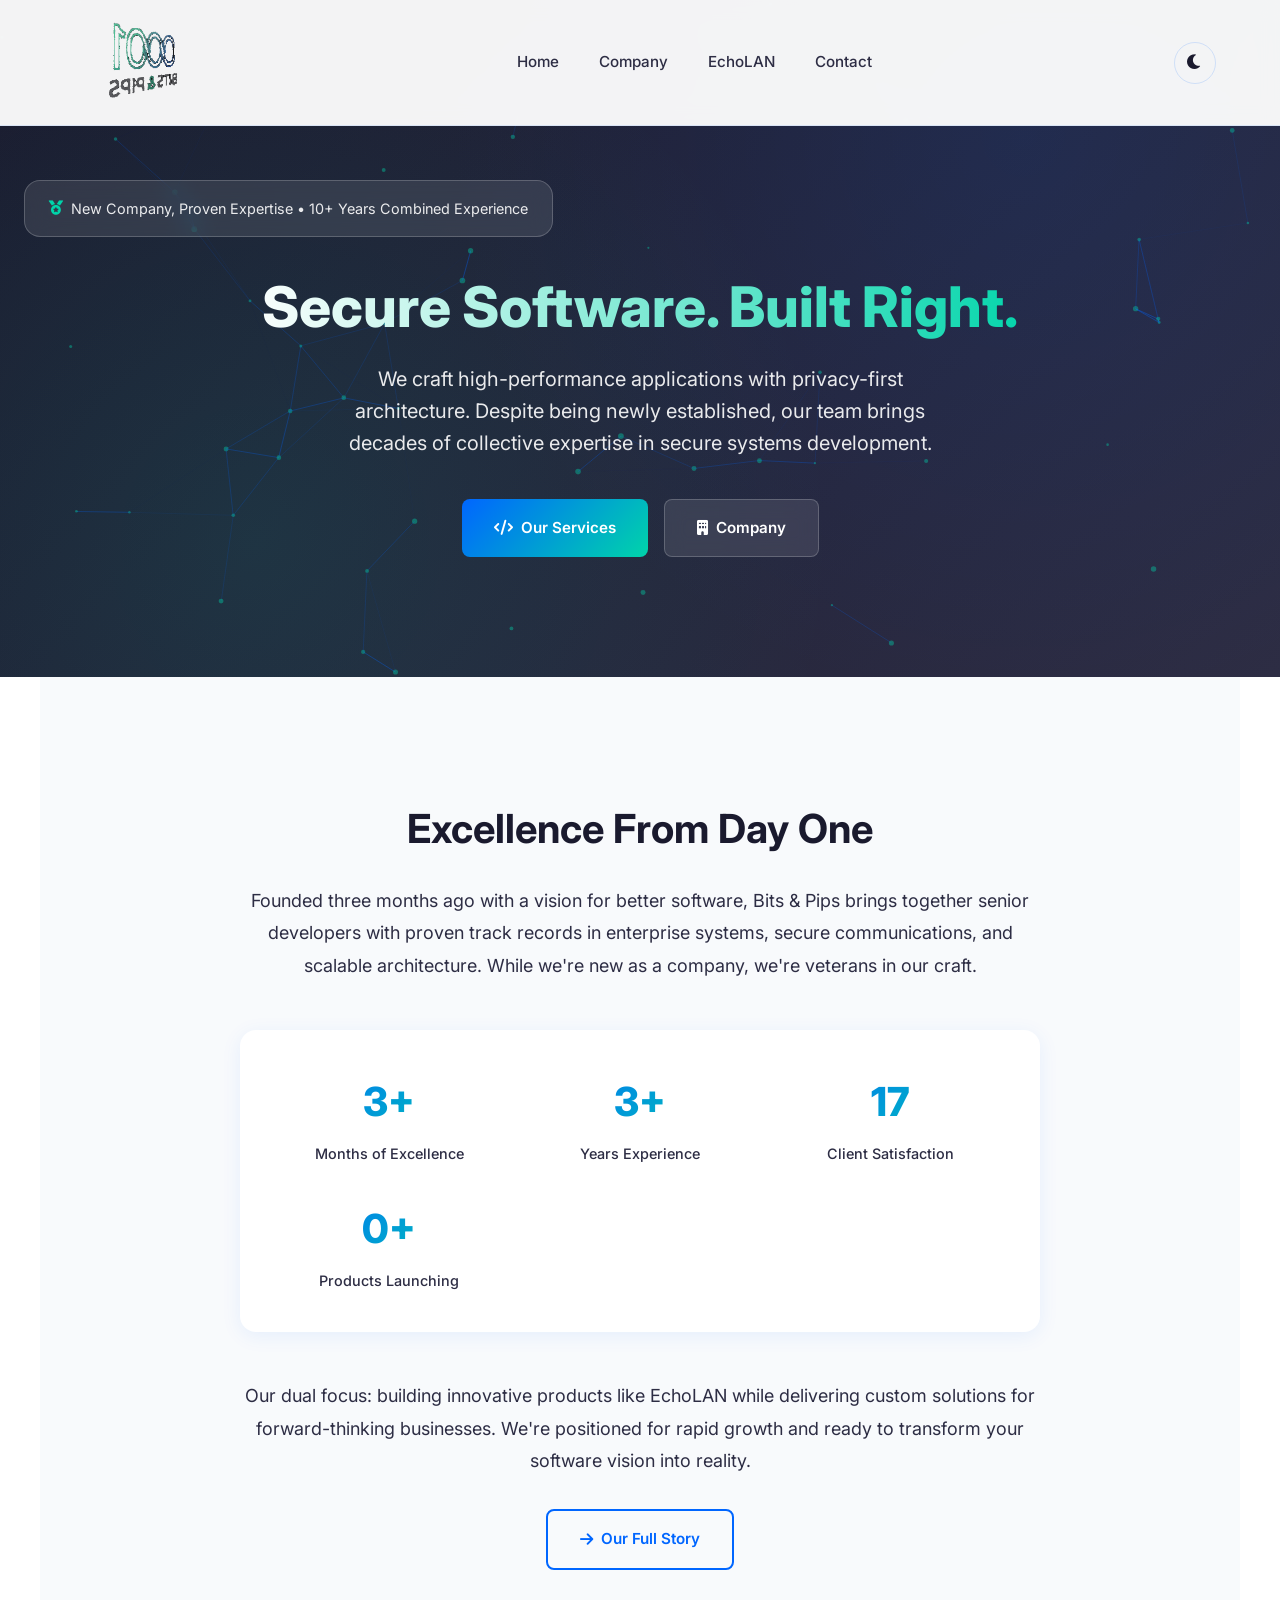
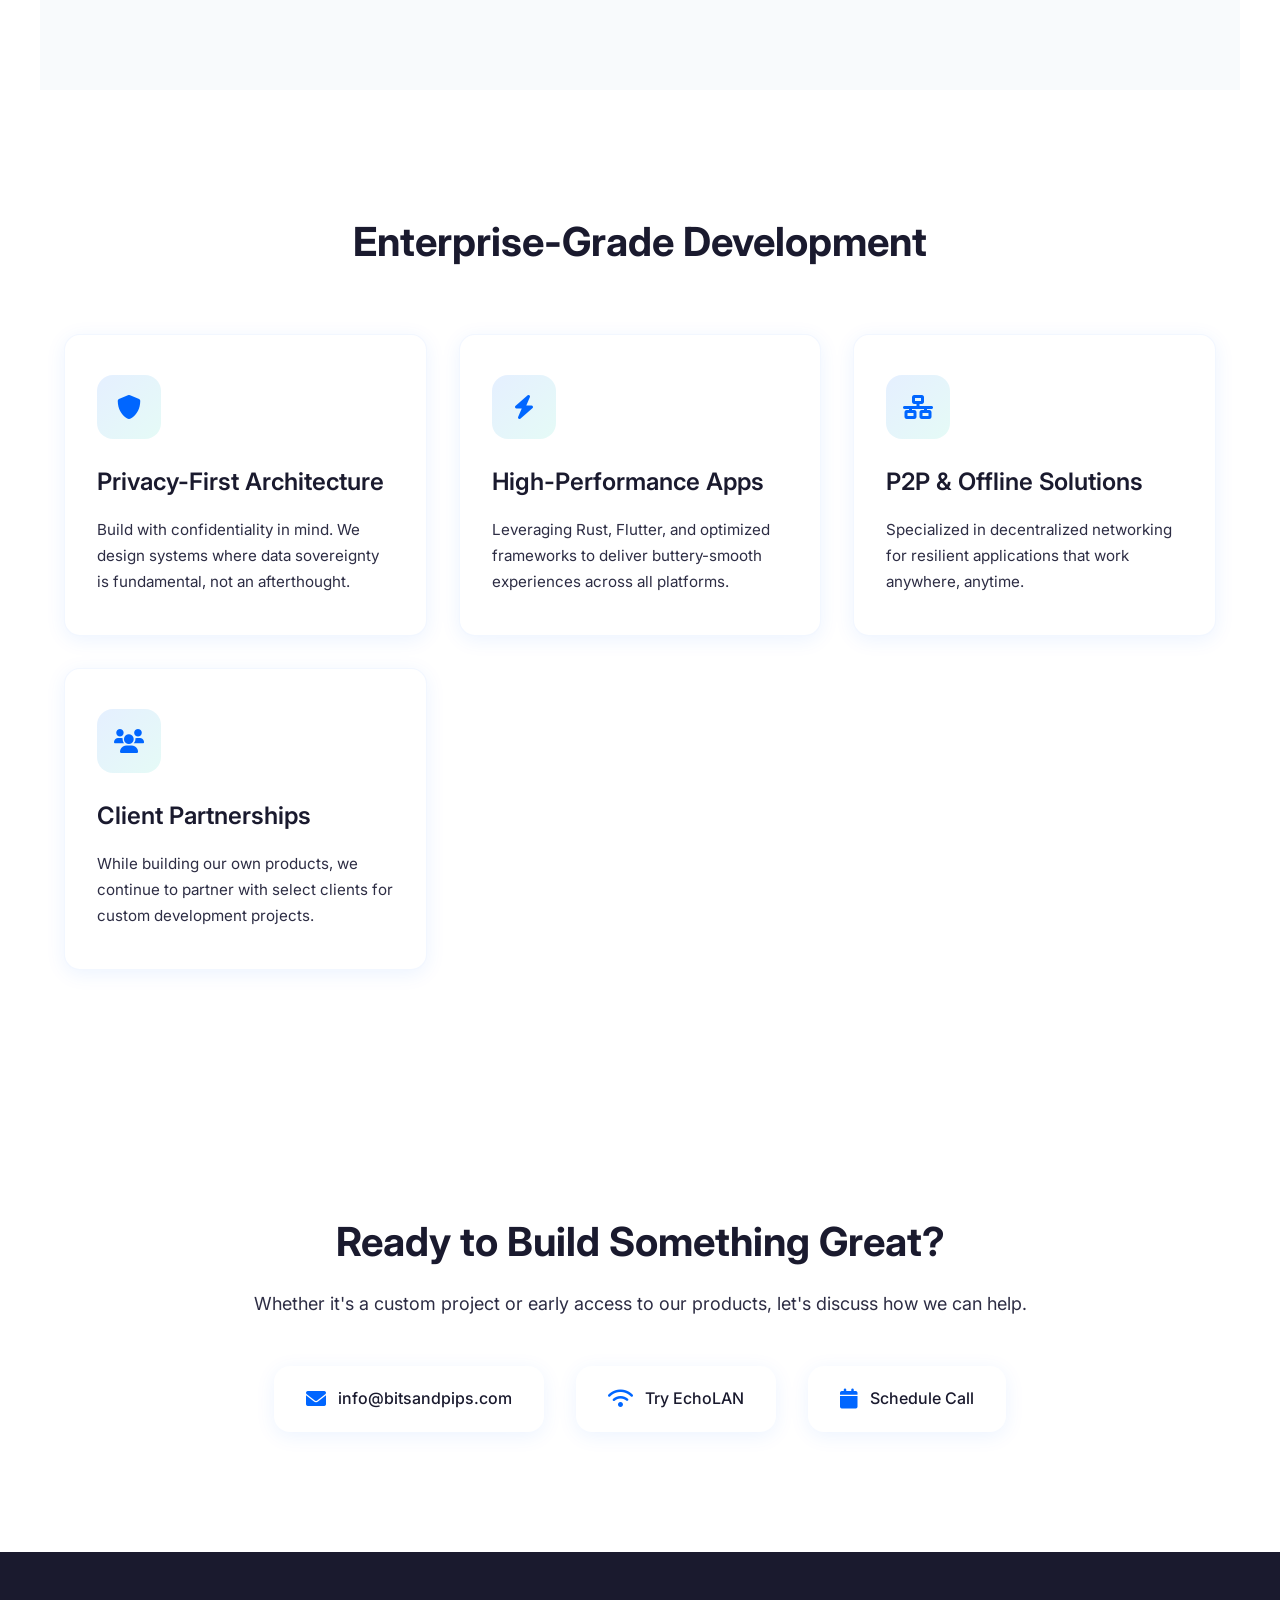
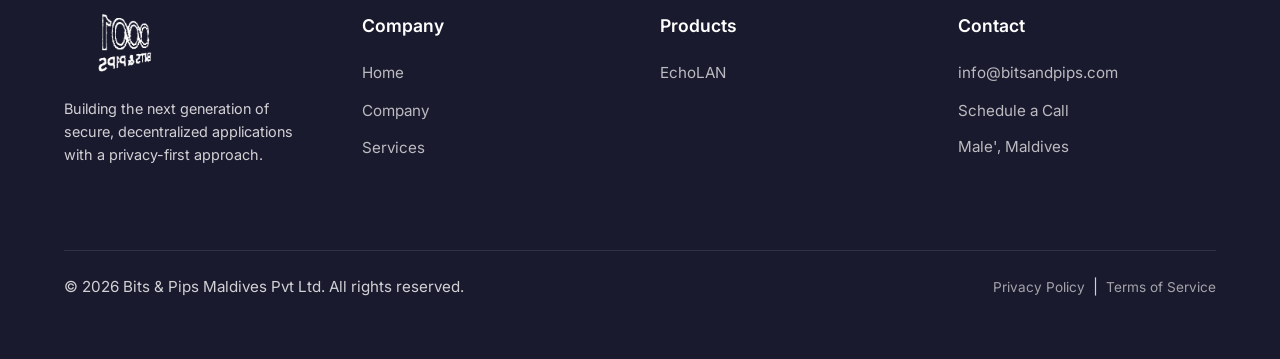
<file: index.html>
<!DOCTYPE html>
<html lang="en">
  <head>
    <meta charset="UTF-8" />
    <script>
      (function () {
        try {
          if (localStorage.getItem("theme") === "dark") {
            document.documentElement.classList.add("dark");
          }
        } catch (e) {}
      })();
    </script>
    <meta name="viewport" content="width=device-width, initial-scale=1.0" />
    <title>Bits & Pips - Secure Software Development</title>
    <link rel="canonical" href="https://www.bitsandpips.com/" />
    <meta
      name="description"
      content="Professional software development company building secure, high-performance applications with privacy-first approach."
    />
    <link rel="stylesheet" href="style.css" />
    <link
      rel="stylesheet"
      href="https://cdnjs.cloudflare.com/ajax/libs/font-awesome/6.0.0/css/all.min.css"
    />
    <link
      href="https://fonts.googleapis.com/css2?family=Inter:wght@300;400;500;600;700;800&display=swap"
      rel="stylesheet"
    />
    <link
      rel="icon"
      href="data:image/svg+xml,<svg xmlns=%22http://www.w3.org/2000/svg%22 viewBox=%220 0 100 100%22><text y=%22.9em%22 font-size=%2290%22>01</text></svg>"
    />
  </head>
  <body>
    <header class="header">
      <nav class="navbar">
        <a href="/" class="logo">
          <img src="ezgif.com-effects.gif" alt="Bits & Pips" />
        </a>
        <div class="nav-links">
          <a href="/index.html">Home</a>
          <a href="/company.html">Company</a>
          <a href="/echolan.html">EchoLAN</a>
          <a href="/contact.html">Contact</a>
        </div>
        <div class="nav-actions">
          <button class="theme-toggle" id="theme-toggle" aria-label="Toggle dark mode">
            <i class="fas fa-moon"></i>
            <i class="fas fa-sun"></i>
          </button>
          <div class="hamburger">
            <span></span>
            <span></span>
            <span></span>
          </div>
        </div>
      </nav>
    </header>

    <section class="hero">
      <div class="experience-badge">
        <div class="badge-text">
          <i class="fas fa-medal"></i>
          <span
            >New Company, Proven Expertise • 10+ Years Combined Experience</span
          >
        </div>
      </div>
      <div class="hero-content">
        <h1>Secure Software. Built Right.</h1>
        <p>
          We craft high-performance applications with privacy-first
          architecture. Despite being newly established, our team brings decades
          of collective expertise in secure systems development.
        </p>
        <div class="hero-buttons">
          <a href="#services" class="btn btn-primary">
            <i class="fas fa-code"></i> Our Services
          </a>
          <a href="/company.html" class="btn btn-secondary">
            <i class="fas fa-building"></i> Company
          </a>
        </div>
      </div>
    </section>

    <section class="about-teaser container">
      <div class="about-teaser-content">
        <h2>Excellence From Day One</h2>
        <p>
          Founded three months ago with a vision for better software, Bits &
          Pips brings together senior developers with proven track records in
          enterprise systems, secure communications, and scalable architecture.
          While we're new as a company, we're veterans in our craft.
        </p>

        <div class="stats-grid">
          <div class="stat-item">
            <div class="stat-number">5+</div>
            <div class="stat-label">Months of Excellence</div>
          </div>
          <div class="stat-item">
            <div class="stat-number">5+</div>
            <div class="stat-label">Years Experience</div>
          </div>
          <div class="stat-item">
            <div class="stat-number">25%</div>
            <div class="stat-label">Client Satisfaction</div>
          </div>
          <div class="stat-item">
            <div class="stat-number">1+</div>
            <div class="stat-label">Products Launching</div>
          </div>
        </div>

        <p>
          Our dual focus: building innovative products like EchoLAN while
          delivering custom solutions for forward-thinking businesses. We're
          positioned for rapid growth and ready to transform your software
          vision into reality.
        </p>
        <a href="/company.html" class="btn btn-outline">
          <i class="fas fa-arrow-right"></i> Our Full Story
        </a>
      </div>
    </section>

    <section class="services container" id="services">
      <h2>Enterprise-Grade Development</h2>
      <div class="grid">
        <div class="card">
          <div class="card-icon-wrapper">
            <i class="fas fa-shield-alt card-icon"></i>
          </div>
          <h3>Privacy-First Architecture</h3>
          <p>
            Build with confidentiality in mind. We design systems where data
            sovereignty is fundamental, not an afterthought.
          </p>
        </div>
        <div class="card">
          <div class="card-icon-wrapper">
            <i class="fas fa-bolt card-icon"></i>
          </div>
          <h3>High-Performance Apps</h3>
          <p>
            Leveraging Rust, Flutter, and optimized frameworks to deliver
            buttery-smooth experiences across all platforms.
          </p>
        </div>
        <div class="card">
          <div class="card-icon-wrapper">
            <i class="fas fa-network-wired card-icon"></i>
          </div>
          <h3>P2P & Offline Solutions</h3>
          <p>
            Specialized in decentralized networking for resilient applications
            that work anywhere, anytime.
          </p>
        </div>
        <div class="card">
          <div class="card-icon-wrapper">
            <i class="fas fa-users card-icon"></i>
          </div>
          <h3>Client Partnerships</h3>
          <p>
            While building our own products, we continue to partner with select
            clients for custom development projects.
          </p>
        </div>
      </div>
    </section>

    <!-- <section class="testimonials">
        <div class="container">
            <h2 style="text-align: center; margin-bottom: 24px; font-size: 2.5rem; color: var(--neutral-dark);">What Our Early Clients Say</h2>
            <div class="testimonial-grid">
                <div class="testimonial reveal-hidden">
                    <div class="testimonial-text">
                        "Despite being a new company, their professionalism rivals established firms. The secure chat system they delivered exceeded all expectations."
                    </div>
                    <div class="testimonial-author">
                        <div class="author-avatar">TC</div>
                        <div class="author-info">
                            <h4>Thomas Chen</h4>
                            <p>CTO, SecureCorp</p>
                        </div>
                    </div>
                </div>
                <div class="testimonial reveal-hidden">
                    <div class="testimonial-text">
                        "Working with Bits & Pips felt like partnering with veterans. Their architecture decisions and code quality are exceptional."
                    </div>
                    <div class="testimonial-author">
                        <div class="author-avatar">MJ</div>
                        <div class="author-info">
                            <h4>Maria Johnson</h4>
                            <p>Product Lead, InnovateTech</p>
                        </div>
                    </div>
                </div>
            </div>
        </div>
    </section> -->

    <section class="container" id="contact">
      <h2>Ready to Build Something Great?</h2>
      <p>
        Whether it's a custom project or early access to our products, let's
        discuss how we can help.
      </p>
      <div class="contact-info">
        <a href="mailto:info@bitsandpips.com" class="contact-link">
          <i class="fas fa-envelope"></i> info@bitsandpips.com
        </a>
        <a href="/echolan.html" class="contact-link">
          <i class="fas fa-wifi"></i> Try EchoLAN
        </a>
        <a href="https://calendly.com/bitsandpips/intro" class="contact-link">
          <i class="fas fa-calendar"></i> Schedule Call
        </a>
      </div>
    </section>

    <footer class="footer">
      <div class="container">
        <div class="footer-grid">
          <div class="footer-col">
            <a href="/" class="logo" style="margin-bottom: 20px; filter: brightness(0) invert(1);">
              <img src="ezgif.com-effects.gif" alt="Bits & Pips" style="height: 65px;" />
            </a>
            <p style="text-align: left; font-size: 0.9rem; margin-bottom: 20px; max-width: 250px;">Building the next generation of secure, decentralized applications with a privacy-first approach.</p>
          </div>
          
          <div class="footer-col">
            <h4>Company</h4>
            <ul>
              <li><a href="/index.html">Home</a></li>
              <li><a href="/company.html">Company</a></li>
              <li><a href="#services">Services</a></li>
            </ul>
          </div>
          
          <div class="footer-col">
            <h4>Products</h4>
            <ul>
              <li><a href="/echolan.html">EchoLAN</a></li>
            </ul>
          </div>
          
          <div class="footer-col">
            <h4>Contact</h4>
            <ul>
              <li><a href="mailto:info@bitsandpips.com">info@bitsandpips.com</a></li>
              <li><a href="https://calendly.com/bitsandpips/intro" target="_blank">Schedule a Call</a></li>
              <li style="color: rgba(255, 255, 255, 0.7); font-size: 0.95rem; margin-top: 12px;">Male', Maldives</li>
            </ul>
          </div>
        </div>
        
        <div class="footer-bottom">
          <p>&copy; 2025 Bits & Pips Maldives Pvt Ltd. All rights reserved.</p>
          <p style="text-align: right;">
            <a href="/privacy.html" style="font-size: 0.85rem; color: rgba(255, 255, 255, 0.6);">Privacy Policy</a> &nbsp;|&nbsp;
            <a href="/terms.html" style="font-size: 0.85rem; color: rgba(255, 255, 255, 0.6);">Terms of Service</a>
          </p>
        </div>
      </div>
    </footer>

    <script src="script.js"></script>
  </body>
</html>
</file>
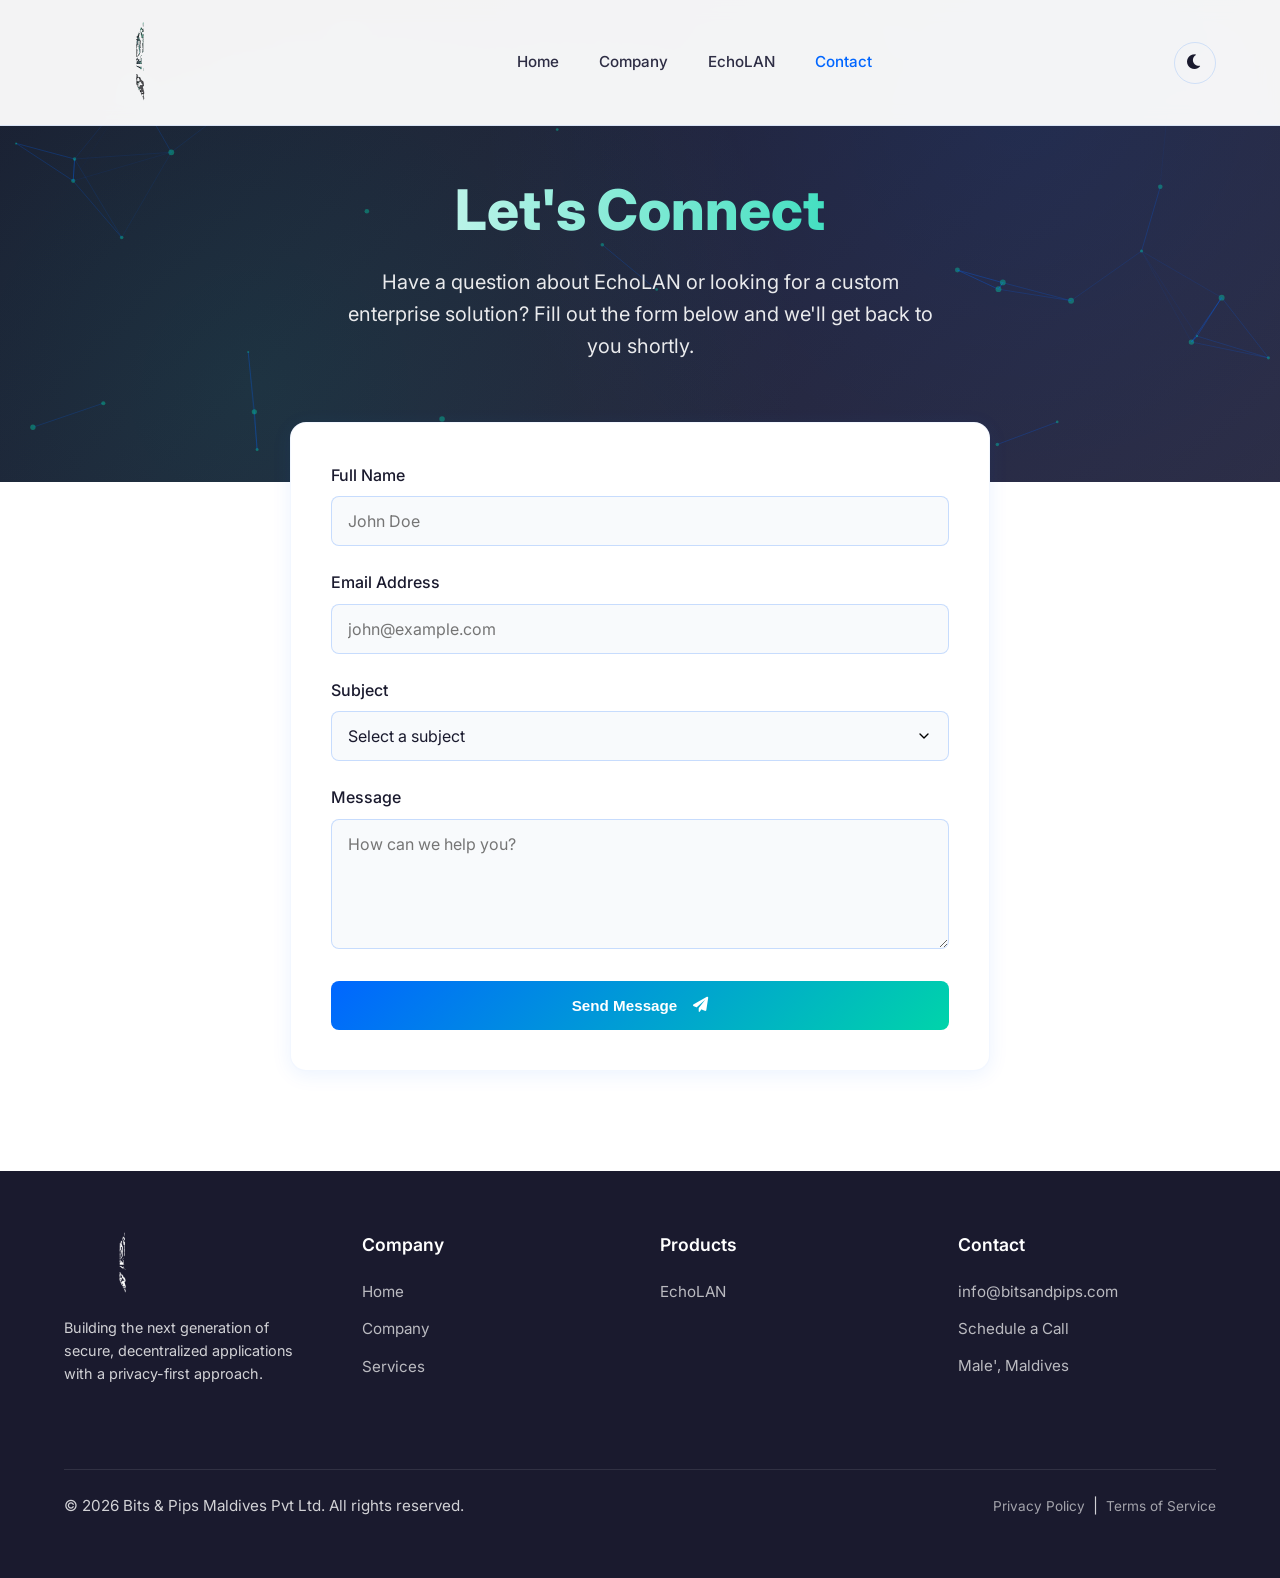
<file: contact.html>
<!DOCTYPE html>
<html lang="en">
  <head>
    <meta charset="UTF-8" />
    <script>
      (function () {
        try {
          if (localStorage.getItem("theme") === "dark") {
            document.documentElement.classList.add("dark");
          }
        } catch (e) {}
      })();
    </script>
    <meta name="viewport" content="width=device-width, initial-scale=1.0" />
    <title>Contact Us - Bits & Pips</title>
    <link rel="canonical" href="https://www.bitsandpips.com/contact.html" />
    <meta
      name="description"
      content="Get in touch with Bits & Pips. We're here to help you with secure software development and peer-to-peer solutions."
    />
    <link rel="stylesheet" href="style.css" />
    <link
      rel="stylesheet"
      href="https://cdnjs.cloudflare.com/ajax/libs/font-awesome/6.0.0/css/all.min.css"
    />
    <link
      href="https://fonts.googleapis.com/css2?family=Inter:wght@300;400;500;600;700;800&display=swap"
      rel="stylesheet"
    />
  </head>
  <body>
    <header class="header">
      <nav class="navbar">
        <a href="/" class="logo">
          <img src="ezgif.com-effects.gif" alt="Bits & Pips" />
        </a>
        <div class="nav-links">
          <a href="/index.html">Home</a>
          <a href="/company.html">Company</a>
          <a href="/echolan.html">EchoLAN</a>
          <a href="/contact.html" style="color: #0066ff">Contact</a>
        </div>
        <div class="nav-actions">
          <button class="theme-toggle" id="theme-toggle" aria-label="Toggle dark mode">
            <i class="fas fa-moon"></i>
            <i class="fas fa-sun"></i>
          </button>
          <div class="hamburger">
            <span></span>
            <span></span>
            <span></span>
          </div>
        </div>
      </nav>
    </header>

    <section class="hero" style="padding-bottom: 80px">
      <div class="hero-content">
        <h1>Let's Connect</h1>
        <p>
          Have a question about EchoLAN or looking for a custom enterprise solution? Fill out the form below and we'll get back to you shortly.
        </p>
      </div>
    </section>

    <section class="container" style="margin-top: -60px; position: relative; z-index: 10; padding-bottom: 100px;">
      <div class="card" style="max-width: 700px; margin: 0 auto; padding: 40px;">
        
        <div id="form-success" style="display: none; text-align: center; padding: 40px 20px;">
          <i class="fas fa-check-circle" style="font-size: 4rem; color: var(--accent-teal); margin-bottom: 20px;"></i>
          <h3 style="font-size: 1.5rem; margin-bottom: 10px;">Message Sent Successfully!</h3>
          <p style="color: var(--neutral-gray);">Thank you for reaching out. We will get back to you as soon as possible.</p>
          <button onclick="resetForm()" class="btn btn-outline" style="margin-top: 24px;">Send Another Message</button>
        </div>

        <form id="contact-form" class="contact-form">
          <div class="form-group">
            <label for="name">Full Name</label>
            <input type="text" id="name" name="name" required placeholder="John Doe">
          </div>
          
          <div class="form-group">
            <label for="email">Email Address</label>
            <input type="email" id="email" name="email" required placeholder="john@example.com">
          </div>

          <div class="form-group">
            <label for="subject">Subject</label>
            <select id="subject" name="subject" required>
              <option value="" disabled selected>Select a subject</option>
              <option value="EchoLAN Support">EchoLAN Support</option>
              <option value="Custom Development">Custom Enterprise Development</option>
              <option value="Partnership">Partnership Inquiry</option>
              <option value="Other">Other</option>
            </select>
          </div>
          
          <div class="form-group">
            <label for="message">Message</label>
            <textarea id="message" name="message" rows="5" required placeholder="How can we help you?"></textarea>
          </div>
          
          <button type="submit" class="btn btn-primary" id="submit-btn" style="width: 100%; justify-content: center;">
            <span>Send Message</span>
            <i class="fas fa-paper-plane" style="margin-left: 8px;"></i>
          </button>
        </form>
      </div>
    </section>

    <footer class="footer">
      <div class="container">
        <div class="footer-grid">
          <div class="footer-col">
            <a href="/" class="logo" style="margin-bottom: 20px; filter: brightness(0) invert(1);">
              <img src="ezgif.com-effects.gif" alt="Bits & Pips" style="height: 65px;" />
            </a>
            <p style="text-align: left; font-size: 0.9rem; margin-bottom: 20px; max-width: 250px;">Building the next generation of secure, decentralized applications with a privacy-first approach.</p>
          </div>
          
          <div class="footer-col">
            <h4>Company</h4>
            <ul>
              <li><a href="/index.html">Home</a></li>
              <li><a href="/company.html">Company</a></li>
              <li><a href="/index.html#services">Services</a></li>
            </ul>
          </div>
          
          <div class="footer-col">
            <h4>Products</h4>
            <ul>
              <li><a href="/echolan.html">EchoLAN</a></li>
            </ul>
          </div>
          
          <div class="footer-col">
            <h4>Contact</h4>
            <ul>
              <li><a href="mailto:info@bitsandpips.com">info@bitsandpips.com</a></li>
              <li><a href="https://calendly.com/bitsandpips/intro" target="_blank">Schedule a Call</a></li>
              <li style="color: rgba(255, 255, 255, 0.7); font-size: 0.95rem; margin-top: 12px;">Male', Maldives</li>
            </ul>
          </div>
        </div>
        
        <div class="footer-bottom">
          <p>&copy; 2025 Bits & Pips Maldives Pvt Ltd. All rights reserved.</p>
          <p style="text-align: right;">
            <a href="/privacy.html" style="font-size: 0.85rem; color: rgba(255, 255, 255, 0.6);">Privacy Policy</a> &nbsp;|&nbsp;
            <a href="/terms.html" style="font-size: 0.85rem; color: rgba(255, 255, 255, 0.6);">Terms of Service</a>
          </p>
        </div>
      </div>
    </footer>

    <script src="script.js"></script>
    <script>
      // Form Submission Logic to Google Apps Script
      // User Instructions: 
      // 1. Create a Google Sheet
      // 2. Go to Extensions > Apps Script
      // 3. Paste the provided Apps Script code and deploy as Web App (Anyone with link)
      // 4. Paste the Web App URL below:
      const GOOGLE_SCRIPT_URL = 'https://script.google.com/macros/s/AKfycbyDqcnpNn7iawK6VzcEbz6-_SqnZO2l3pDaeotaLv6zfom2e1WUo_gL36GViPlkXwyZ_g/exec';

      const form = document.getElementById('contact-form');
      const submitBtn = document.getElementById('submit-btn');
      const successDiv = document.getElementById('form-success');

      if (form) {
        form.addEventListener('submit', e => {
          e.preventDefault();
          
          if (GOOGLE_SCRIPT_URL === 'YOUR_GOOGLE_SCRIPT_URL_HERE') {
            alert('Please configure your GOOGLE_SCRIPT_URL in contact.html to enable form submissions.');
            return;
          }

          const formData = new FormData(form);
          const data = new URLSearchParams(formData);
          const originalBtnText = submitBtn.innerHTML;
          
          submitBtn.innerHTML = '<i class="fas fa-spinner fa-spin"></i> Sending...';
          submitBtn.disabled = true;

          fetch(GOOGLE_SCRIPT_URL, {
            method: 'POST',
            body: data
          })
          .then(response => {
            form.style.display = 'none';
            successDiv.style.display = 'block';
          })
          .catch(error => {
            console.error('Error!', error.message);
            alert('There was an error sending your message. Please try again or email us directly.');
          })
          .finally(() => {
            submitBtn.innerHTML = originalBtnText;
            submitBtn.disabled = false;
          });
        });
      }

      function resetForm() {
        form.reset();
        successDiv.style.display = 'none';
        form.style.display = 'block';
      }
    </script>
  </body>
</html>
</file>
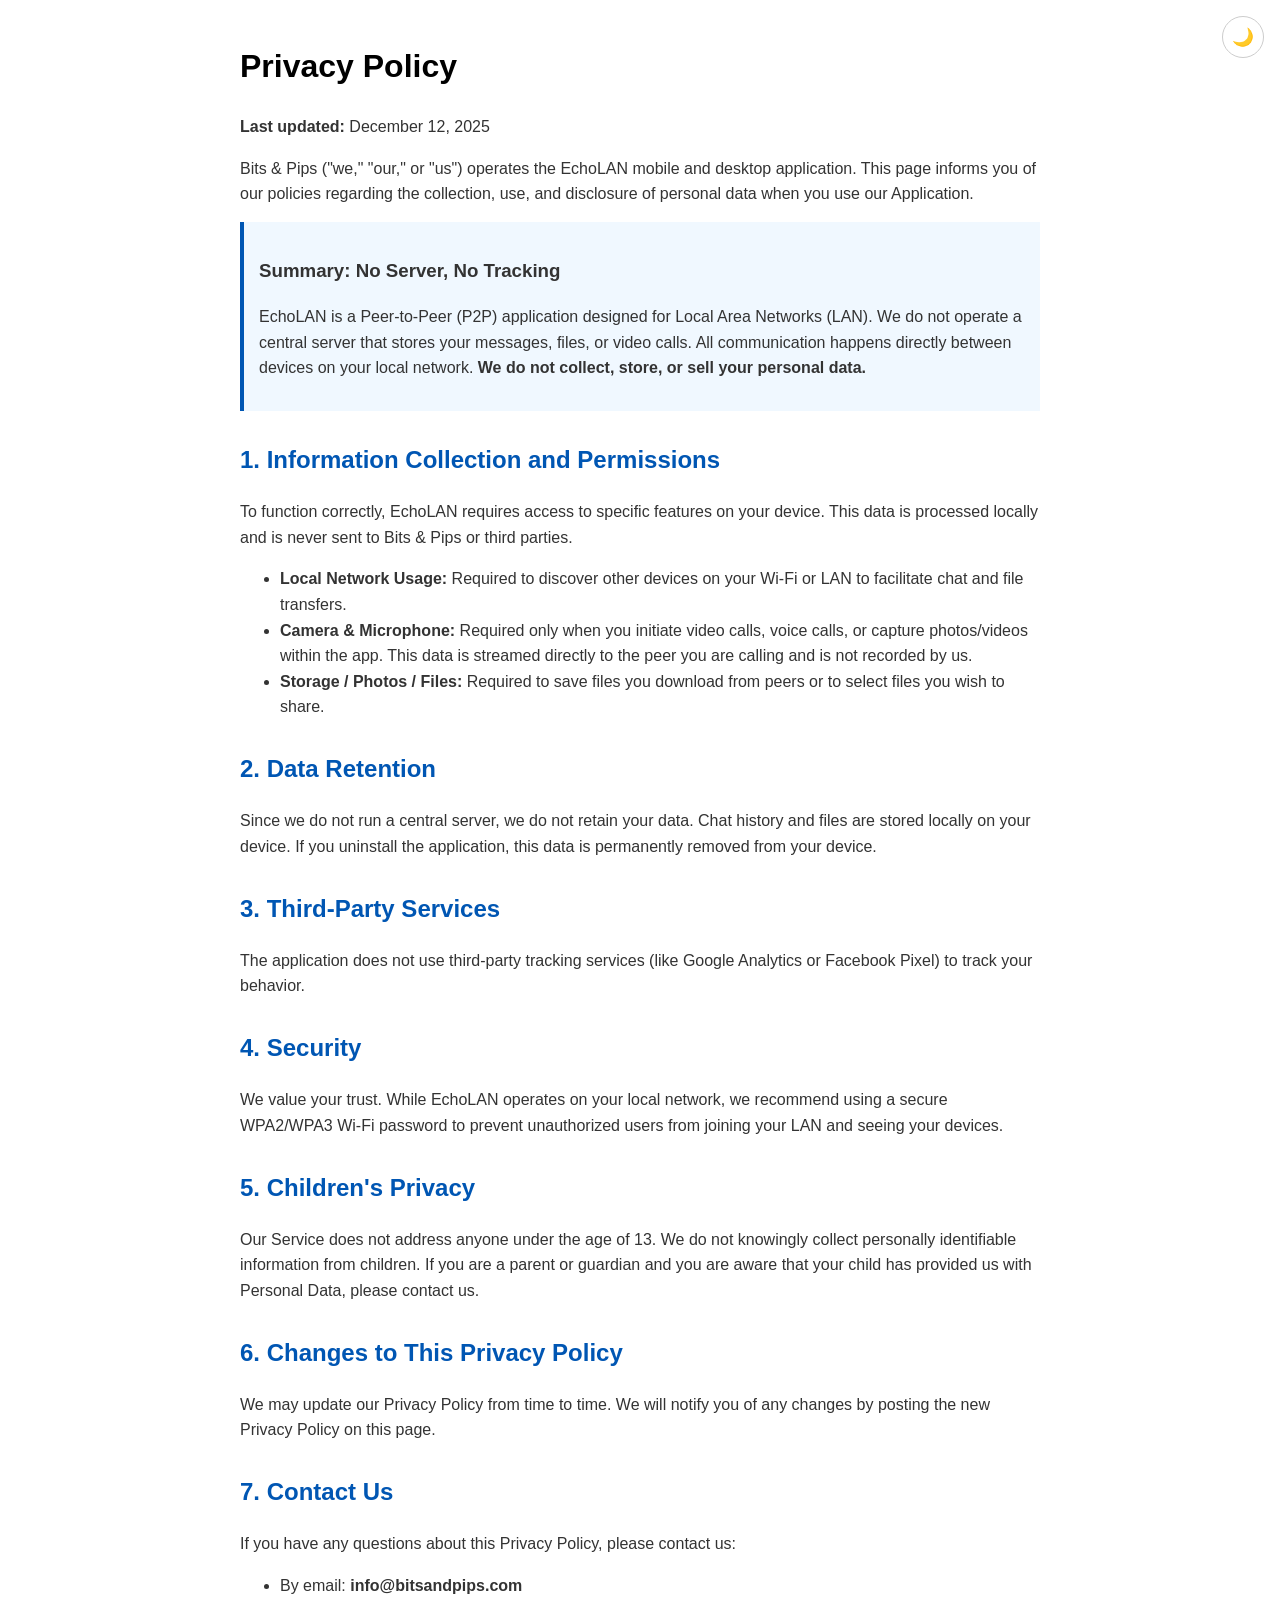
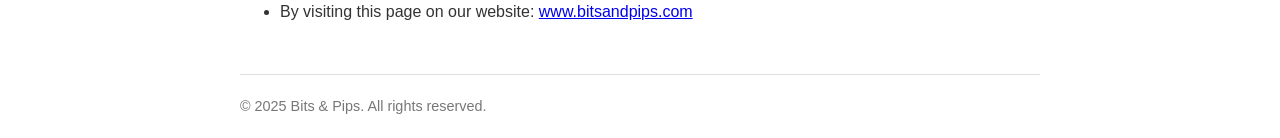
<file: privacy.html>
<!DOCTYPE html>
<html lang="en">
<head>
    <meta charset="UTF-8">
    <meta name="viewport" content="width=device-width, initial-scale=1.0">
    <title>Privacy Policy - EchoLAN</title>
    <link rel="canonical" href="https://www.bitsandpips.com/privacy.html" />
    <style>
        body { font-family: 'Segoe UI', Tahoma, Geneva, Verdana, sans-serif; line-height: 1.6; color: #333; max-width: 800px; margin: 0 auto; padding: 20px; }
        h1 { color: #000; }
        h2 { color: #0056b3; margin-top: 30px; }
        p { margin-bottom: 15px; }
        .highlight { background-color: #f0f8ff; padding: 15px; border-left: 4px solid #0056b3; }
        footer { margin-top: 50px; font-size: 0.9em; color: #777; border-top: 1px solid #ddd; padding-top: 20px; }
    </style>
    <style>
        /* Dark mode */
        html.dark body { background: #0F1117; color: #E6E8EE; }
        html.dark h1 { color: #E6E8EE; }
        html.dark h2 { color: #4DA3FF; }
        html.dark .highlight { background-color: #1A2433; border-left: 4px solid #4DA3FF; }
        html.dark footer { color: #8B93A3; border-top: 1px solid rgba(255, 255, 255, 0.15); }
        html.dark a { color: #4DA3FF; }

        .theme-toggle {
            position: fixed;
            top: 16px;
            right: 16px;
            width: 42px;
            height: 42px;
            border-radius: 50%;
            border: 1px solid #ccc;
            background: #fff;
            color: #333;
            font-size: 1.1rem;
            cursor: pointer;
            z-index: 1000;
        }
        html.dark .theme-toggle {
            background: #1A1D27;
            border-color: rgba(255, 255, 255, 0.2);
            color: #E6E8EE;
        }
    </style>
    <script>
        (function () {
            try {
                if (localStorage.getItem("theme") === "dark") {
                    document.documentElement.classList.add("dark");
                }
            } catch (e) {}
        })();
    </script>
</head>
<body>
    <button class="theme-toggle" id="theme-toggle" aria-label="Toggle dark mode">🌙</button>

    <h1>Privacy Policy</h1>
    <p><strong>Last updated:</strong> December 12, 2025</p>

    <p>Bits & Pips ("we," "our," or "us") operates the EchoLAN mobile and desktop application. This page informs you of our policies regarding the collection, use, and disclosure of personal data when you use our Application.</p>

    <div class="highlight">
        <h3>Summary: No Server, No Tracking</h3>
        <p>EchoLAN is a Peer-to-Peer (P2P) application designed for Local Area Networks (LAN). We do not operate a central server that stores your messages, files, or video calls. All communication happens directly between devices on your local network. <strong>We do not collect, store, or sell your personal data.</strong></p>
    </div>

    <h2>1. Information Collection and Permissions</h2>
    <p>To function correctly, EchoLAN requires access to specific features on your device. This data is processed locally and is never sent to Bits & Pips or third parties.</p>

    <ul>
        <li><strong>Local Network Usage:</strong> Required to discover other devices on your Wi-Fi or LAN to facilitate chat and file transfers.</li>
        <li><strong>Camera & Microphone:</strong> Required only when you initiate video calls, voice calls, or capture photos/videos within the app. This data is streamed directly to the peer you are calling and is not recorded by us.</li>
        <li><strong>Storage / Photos / Files:</strong> Required to save files you download from peers or to select files you wish to share.</li>
    </ul>

    <h2>2. Data Retention</h2>
    <p>Since we do not run a central server, we do not retain your data. Chat history and files are stored locally on your device. If you uninstall the application, this data is permanently removed from your device.</p>

    <h2>3. Third-Party Services</h2>
    <p>The application does not use third-party tracking services (like Google Analytics or Facebook Pixel) to track your behavior.</p>

    <h2>4. Security</h2>
    <p>We value your trust. While EchoLAN operates on your local network, we recommend using a secure WPA2/WPA3 Wi-Fi password to prevent unauthorized users from joining your LAN and seeing your devices.</p>

    <h2>5. Children's Privacy</h2>
    <p>Our Service does not address anyone under the age of 13. We do not knowingly collect personally identifiable information from children. If you are a parent or guardian and you are aware that your child has provided us with Personal Data, please contact us.</p>

    <h2>6. Changes to This Privacy Policy</h2>
    <p>We may update our Privacy Policy from time to time. We will notify you of any changes by posting the new Privacy Policy on this page.</p>

    <h2>7. Contact Us</h2>
    <p>If you have any questions about this Privacy Policy, please contact us:</p>
    <ul>
        <li>By email: <strong>info@bitsandpips.com</strong></li> <!-- REPLACE WITH YOUR REAL EMAIL -->
        <li>By visiting this page on our website: <a href="http://www.bitsandpips.com">www.bitsandpips.com</a></li>
    </ul>

    <footer>
        &copy; 2025 Bits & Pips. All rights reserved.
    </footer>

    <script>
        (function () {
            var btn = document.getElementById("theme-toggle");
            if (!btn) return;
            function render() {
                btn.textContent = document.documentElement.classList.contains("dark") ? "☀️" : "🌙";
            }
            render();
            btn.addEventListener("click", function () {
                var root = document.documentElement;
                if (root.classList.contains("dark")) {
                    root.classList.remove("dark");
                    try { localStorage.setItem("theme", "light"); } catch (e) {}
                } else {
                    root.classList.add("dark");
                    try { localStorage.setItem("theme", "dark"); } catch (e) {}
                }
                render();
            });
        })();
    </script>
</body>
</html>
</file>
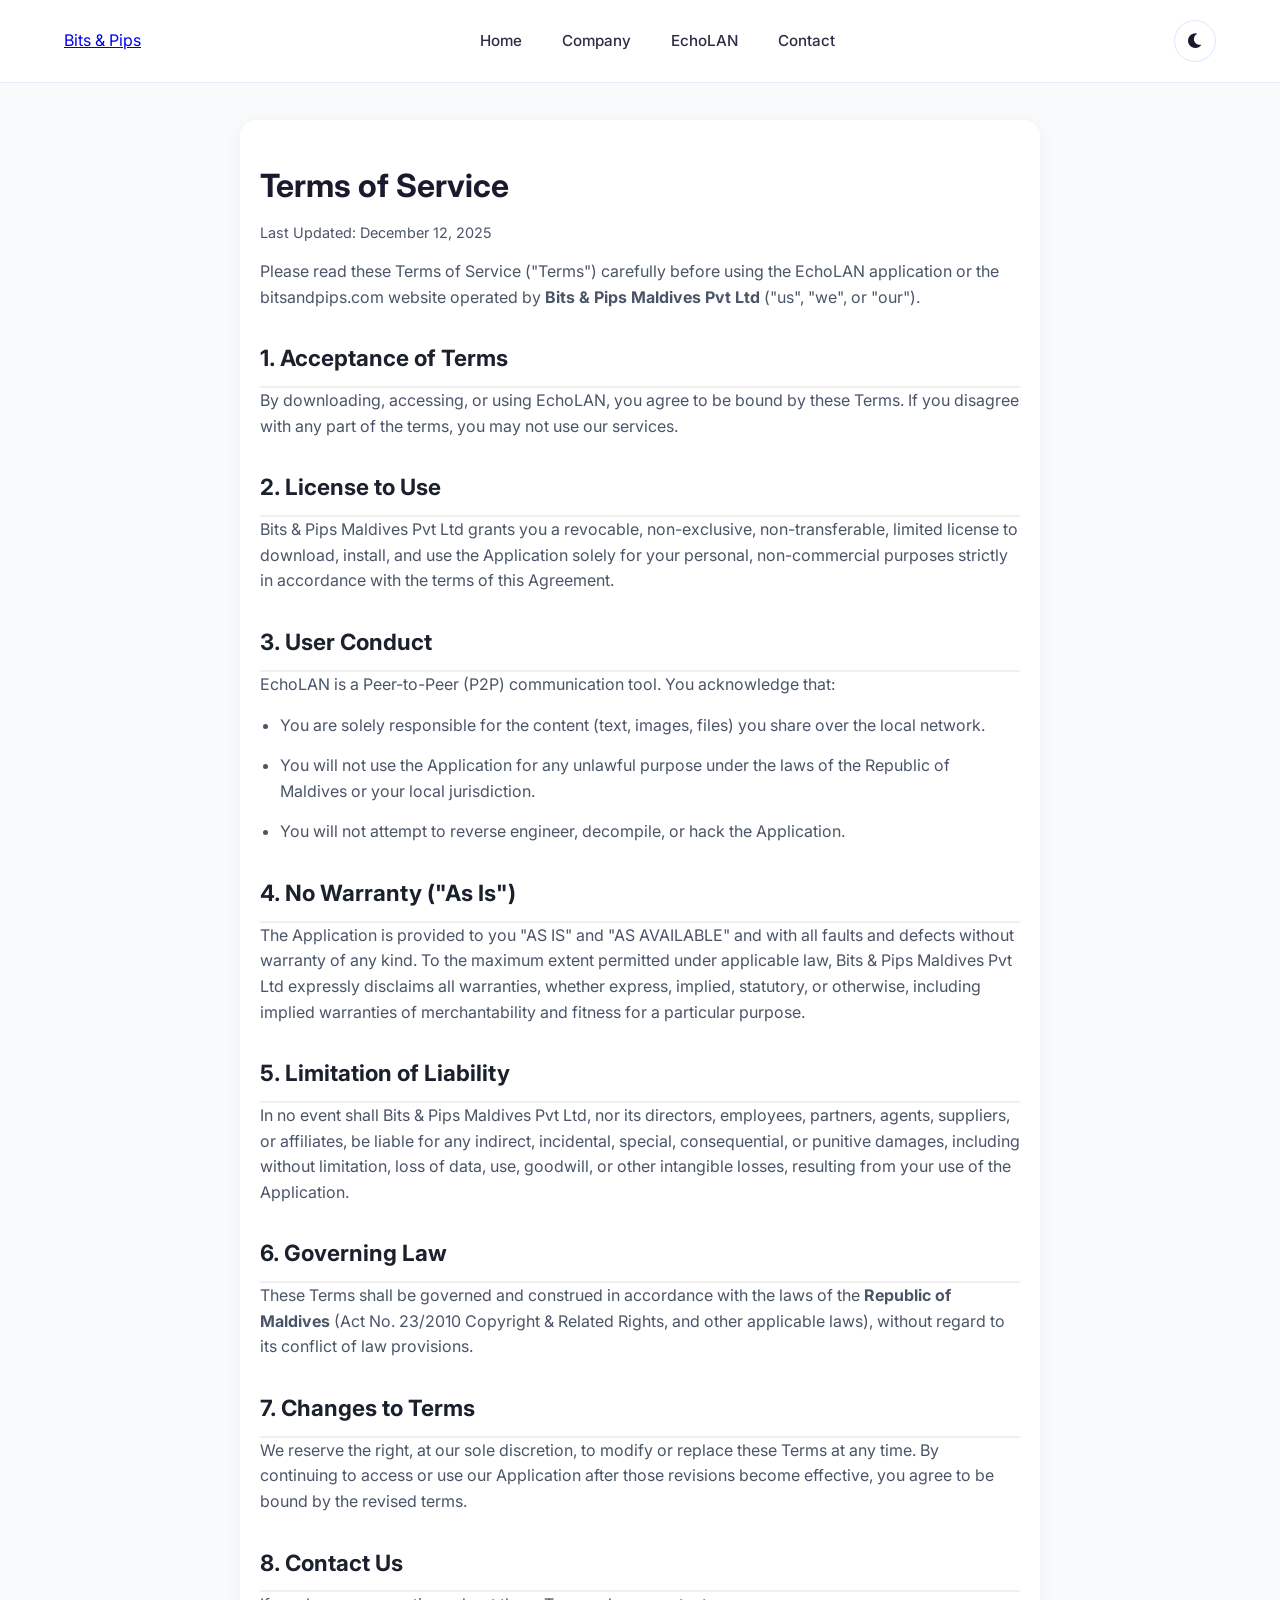
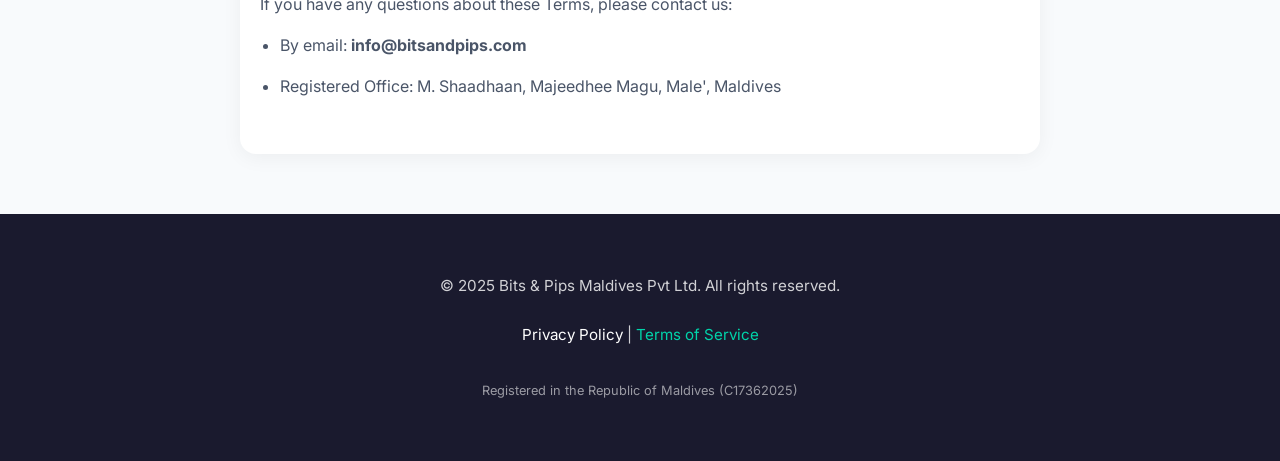
<file: terms.html>
<!DOCTYPE html>
<html lang="en">
<head>
    <meta charset="UTF-8">
    <script>
        (function () {
            try {
                if (localStorage.getItem("theme") === "dark") {
                    document.documentElement.classList.add("dark");
                }
            } catch (e) {}
        })();
    </script>
    <meta name="viewport" content="width=device-width, initial-scale=1.0">
    <title>Terms of Service - Bits & Pips Maldives</title>
    <link rel="canonical" href="https://www.bitsandpips.com/terms.html" />
    <link rel="stylesheet" href="style.css">
    <link rel="stylesheet" href="https://cdnjs.cloudflare.com/ajax/libs/font-awesome/6.0.0/css/all.min.css">
    <link href="https://fonts.googleapis.com/css2?family=Inter:wght@300;400;500;600;700&display=swap" rel="stylesheet">
    <style>
        /* Specific styles for legal text readability */
        .legal-content {
            max-width: 800px;
            margin: 0 auto;
            padding: 40px 20px;
            background: white;
            border-radius: 16px;
            box-shadow: 0 4px 20px rgba(0,0,0,0.05);
        }
        .legal-content h1 { margin-bottom: 10px; }
        .legal-content h2 { margin-top: 30px; font-size: 1.4rem; color: #1a202c; border-bottom: 2px solid #f0f0f0; padding-bottom: 10px;}
        .legal-content p, .legal-content li { color: #4a5568; margin-bottom: 15px; }
        .legal-content ul { padding-left: 20px; }
        .last-updated { color: #888; font-size: 0.9rem; margin-bottom: 40px; }
    </style>
</head>
<body>

    <header class="header">
        <nav class="navbar">
            <a href="/" class="logo">Bits & Pips</a>
            <div class="nav-links">
                <a href="/">Home</a>
                <a href="/company.html">Company</a>
                <a href="/echolan.html">EchoLAN</a>
                <a href="#contact">Contact</a>
            </div>
            <div class="nav-actions">
                <button class="theme-toggle" id="theme-toggle" aria-label="Toggle dark mode">
                    <i class="fas fa-moon"></i>
                    <i class="fas fa-sun"></i>
                </button>
                <div class="hamburger">
                    <span></span>
                    <span></span>
                    <span></span>
                </div>
            </div>
        </nav>
    </header>

    <div style="background-color: var(--neutral-light); padding-top: 120px; padding-bottom: 60px;">
        <div class="legal-content">
            <h1>Terms of Service</h1>
            <p class="last-updated">Last Updated: December 12, 2025</p>

            <p>Please read these Terms of Service ("Terms") carefully before using the EchoLAN application or the bitsandpips.com website operated by <strong>Bits & Pips Maldives Pvt Ltd</strong> ("us", "we", or "our").</p>

            <h2>1. Acceptance of Terms</h2>
            <p>By downloading, accessing, or using EchoLAN, you agree to be bound by these Terms. If you disagree with any part of the terms, you may not use our services.</p>

            <h2>2. License to Use</h2>
            <p>Bits & Pips Maldives Pvt Ltd grants you a revocable, non-exclusive, non-transferable, limited license to download, install, and use the Application solely for your personal, non-commercial purposes strictly in accordance with the terms of this Agreement.</p>

            <h2>3. User Conduct</h2>
            <p>EchoLAN is a Peer-to-Peer (P2P) communication tool. You acknowledge that:</p>
            <ul>
                <li>You are solely responsible for the content (text, images, files) you share over the local network.</li>
                <li>You will not use the Application for any unlawful purpose under the laws of the Republic of Maldives or your local jurisdiction.</li>
                <li>You will not attempt to reverse engineer, decompile, or hack the Application.</li>
            </ul>

            <h2>4. No Warranty ("As Is")</h2>
            <p>The Application is provided to you "AS IS" and "AS AVAILABLE" and with all faults and defects without warranty of any kind. To the maximum extent permitted under applicable law, Bits & Pips Maldives Pvt Ltd expressly disclaims all warranties, whether express, implied, statutory, or otherwise, including implied warranties of merchantability and fitness for a particular purpose.</p>

            <h2>5. Limitation of Liability</h2>
            <p>In no event shall Bits & Pips Maldives Pvt Ltd, nor its directors, employees, partners, agents, suppliers, or affiliates, be liable for any indirect, incidental, special, consequential, or punitive damages, including without limitation, loss of data, use, goodwill, or other intangible losses, resulting from your use of the Application.</p>

            <h2>6. Governing Law</h2>
            <p>These Terms shall be governed and construed in accordance with the laws of the <strong>Republic of Maldives</strong> (Act No. 23/2010 Copyright & Related Rights, and other applicable laws), without regard to its conflict of law provisions.</p>

            <h2>7. Changes to Terms</h2>
            <p>We reserve the right, at our sole discretion, to modify or replace these Terms at any time. By continuing to access or use our Application after those revisions become effective, you agree to be bound by the revised terms.</p>

            <h2>8. Contact Us</h2>
            <p>If you have any questions about these Terms, please contact us:</p>
            <ul>
                <li>By email: <strong>info@bitsandpips.com</strong></li>
                <li>Registered Office: M. Shaadhaan, Majeedhee Magu, Male', Maldives</li>
            </ul>
        </div>
    </div>

    <footer class="footer">
        <div class="container">
            <p>&copy; 2025 Bits & Pips Maldives Pvt Ltd. All rights reserved.</p>
            <p><a href="/privacy.html">Privacy Policy</a> | <a href="/terms.html" style="color: #00D4AA;">Terms of Service</a></p>
            <p style="font-size: 0.8rem; opacity: 0.7; margin-top: 10px;">
                Registered in the Republic of Maldives (C17362025)
            </p>
        </div>
    </footer>

    <script src="script.js"></script>
</body>
</html>
</file>
<file: style.css>
/* style.css - Professional Redesign for Bits & Pips */

:root {
    --primary-blue: #0066FF;
    --primary-blue-dark: #0052CC;
    --accent-teal: #00D4AA;
    --neutral-dark: #1A1A2E;
    --neutral-gray: #2D2D44;
    --neutral-light: #F8FAFC;
    --neutral-white: #FFFFFF;
    --border-subtle: #eee;
    --gradient-primary: linear-gradient(135deg, #0066FF 0%, #00D4AA 100%);
    --gradient-dark: linear-gradient(135deg, #1A1A2E 0%, #2D2D44 100%);
    --shadow-subtle: 0 4px 20px rgba(0, 102, 255, 0.08);
    --shadow-hover: 0 8px 30px rgba(0, 102, 255, 0.12);
    --border-radius: 16px;
    --border-radius-sm: 8px;
    --transition: all 0.3s cubic-bezier(0.4, 0, 0.2, 1);
}

* {
    margin: 0;
    padding: 0;
    box-sizing: border-box;
}

body {
    font-family: 'Inter', -apple-system, BlinkMacSystemFont, sans-serif;
    line-height: 1.6;
    color: var(--neutral-dark);
    background: var(--neutral-white);
    overflow-x: hidden;
}

.container {
    max-width: 1200px;
    margin: 0 auto;
    padding: 0 24px;
}

/* Header - Professional Redesign */
.header {
    position: fixed;
    top: 0;
    width: 100%;
    background: rgba(255, 255, 255, 0.95);
    backdrop-filter: blur(10px);
    z-index: 1000;
    border-bottom: 1px solid rgba(0, 102, 255, 0.1);
    -webkit-backdrop-filter: blur(10px);
    transition: var(--transition);
    /* Adds Safari support */
}

.header.scrolled {
    background: rgba(255, 255, 255, 0.85);
    box-shadow: 0 4px 30px rgba(0, 0, 0, 0.1);
    border-bottom: 1px solid rgba(0, 102, 255, 0.15);
}

.navbar {
    display: flex;
    justify-content: space-between;
    align-items: center;
    padding: 20px 24px;
    max-width: 1200px;
    margin: 0 auto;
    transition: var(--transition);
}

.header.scrolled .navbar {
    padding: 12px 24px;
}

/* Updated Logo Styles */
.logo {
    display: flex;
    align-items: center;
}

.logo img {
    height: 85px;
    /* Adjust height to fit navbar */
    width: auto;
    /* Keep aspect ratio */
    object-fit: contain;
    transition: var(--transition);
}

/* Shrink the logo when the page is scrolled */
.header.scrolled .logo img {
    height: 50px;
}

/* Remove the old text-based logo styles (font-size, gradient, etc) if they conflict */

/* .logo {
    font-size: 1.75rem;
    font-weight: 800;
    background: var(--gradient-primary);
    -webkit-background-clip: text;
    background-clip: text;
    color: transparent;
    text-decoration: none;
    display: flex;
    align-items: center;
    gap: 8px;
}

.logo::before {
    content: "01";
    font-size: 1rem;
    background: var(--gradient-primary);
    color: white;
    padding: 4px 8px;
    border-radius: 4px;
    font-weight: 600;
} */

.nav-links {
    display: flex;
    gap: 40px;
    align-items: center;
}

.nav-links a {
    text-decoration: none;
    color: var(--neutral-gray);
    font-weight: 500;
    font-size: 0.95rem;
    transition: var(--transition);
    position: relative;
    padding: 8px 0;
}

.nav-links a:hover {
    color: var(--primary-blue);
}

.nav-links a::after {
    content: '';
    position: absolute;
    bottom: 0;
    left: 0;
    width: 0;
    height: 2px;
    background: var(--gradient-primary);
    transition: width 0.3s ease;
}

.nav-links a:hover::after {
    width: 100%;
}

/* Hero Section - Premium Design */
.hero {
    padding: 180px 24px 120px;
    background: var(--gradient-dark);
    color: white;
    position: relative;
    overflow: hidden;
}

.hero::before {
    content: '';
    position: absolute;
    top: 0;
    left: 0;
    right: 0;
    bottom: 0;
    background:
        radial-gradient(circle at 20% 80%, rgba(0, 212, 170, 0.1) 0%, transparent 50%),
        radial-gradient(circle at 80% 20%, rgba(0, 102, 255, 0.1) 0%, transparent 50%);
}

.hero-content {
    max-width: 800px;
    margin: 0 auto;
    text-align: center;
    position: relative;
    z-index: 1;
}

.hero h1 {
    font-size: 3.5rem;
    font-weight: 800;
    line-height: 1.1;
    margin-bottom: 24px;
    background: linear-gradient(to right, #FFFFFF, #00D4AA);
    -webkit-background-clip: text;
    background-clip: text;
    color: transparent;
}

.hero p {
    font-size: 1.25rem;
    color: rgba(255, 255, 255, 0.9);
    margin-bottom: 40px;
    max-width: 600px;
    margin-left: auto;
    margin-right: auto;
}

/* Experience Badge */
.experience-badge {
    display: inline-block;
    background: rgba(255, 255, 255, 0.1);
    backdrop-filter: blur(10px);
    border: 1px solid rgba(255, 255, 255, 0.2);
    padding: 16px 24px;
    border-radius: var(--border-radius);
    margin-bottom: 40px;
}

.experience-badge .badge-text {
    font-size: 0.9rem;
    color: rgba(255, 255, 255, 0.9);
    display: flex;
    align-items: center;
    gap: 8px;
}

.badge-text i {
    color: var(--accent-teal);
}

/* Buttons - Modern Style */
.hero-buttons {
    display: flex;
    gap: 16px;
    justify-content: center;
    flex-wrap: wrap;
}

.btn {
    padding: 16px 32px;
    border-radius: var(--border-radius-sm);
    text-decoration: none;
    font-weight: 600;
    font-size: 0.95rem;
    transition: var(--transition);
    display: inline-flex;
    align-items: center;
    gap: 8px;
    border: none;
    cursor: pointer;
}

.btn-primary {
    background: var(--gradient-primary);
    color: white;
}

.btn-primary:hover {
    transform: translateY(-2px);
    box-shadow: var(--shadow-hover);
}

.btn-secondary {
    background: rgba(255, 255, 255, 0.1);
    color: white;
    border: 1px solid rgba(255, 255, 255, 0.2);
    backdrop-filter: blur(10px);
}

.btn-secondary:hover {
    background: rgba(255, 255, 255, 0.2);
    transform: translateY(-2px);
}

.btn-outline {
    background: transparent;
    color: var(--primary-blue);
    border: 2px solid var(--primary-blue);
}

.btn-outline:hover {
    background: var(--primary-blue);
    color: white;
    transform: translateY(-2px);
}

/* About Teaser - Professional Layout */
.about-teaser {
    padding: 120px 24px;
    background: var(--neutral-light);
}

.about-teaser-content {
    max-width: 800px;
    margin: 0 auto;
    text-align: center;
}

.about-teaser h2 {
    font-size: 2.5rem;
    font-weight: 700;
    margin-bottom: 24px;
    color: var(--neutral-dark);
}

.about-teaser p {
    font-size: 1.125rem;
    color: var(--neutral-gray);
    margin-bottom: 32px;
    line-height: 1.8;
}

/* Stats Grid - Show Credibility */
.stats-grid {
    display: grid;
    grid-template-columns: repeat(auto-fit, minmax(200px, 1fr));
    gap: 32px;
    margin: 48px 0;
    padding: 40px;
    background: white;
    border-radius: var(--border-radius);
    box-shadow: var(--shadow-subtle);
}

.stat-item {
    text-align: center;
}

.stat-number {
    font-size: 2.5rem;
    font-weight: 800;
    background: var(--gradient-primary);
    -webkit-background-clip: text;
    background-clip: text;
    color: transparent;
    margin-bottom: 8px;
}

.stat-label {
    font-size: 0.9rem;
    color: var(--neutral-gray);
    font-weight: 500;
}

/* Services Section */
.services {
    padding: 120px 24px;
}

.services h2 {
    text-align: center;
    font-size: 2.5rem;
    font-weight: 700;
    margin-bottom: 60px;
    color: var(--neutral-dark);
}

.grid {
    display: grid;
    grid-template-columns: repeat(auto-fit, minmax(280px, 1fr));
    gap: 32px;
}

.card {
    background: white;
    padding: 40px 32px;
    border-radius: var(--border-radius);
    box-shadow: var(--shadow-subtle);
    transition: var(--transition);
    border: 1px solid rgba(0, 102, 255, 0.05);
}

.card:hover {
    transform: translateY(-8px);
    box-shadow: var(--shadow-hover);
    border-color: rgba(0, 102, 255, 0.1);
}

.card-icon-wrapper {
    width: 64px;
    height: 64px;
    background: linear-gradient(135deg, rgba(0, 102, 255, 0.1), rgba(0, 212, 170, 0.1));
    border-radius: 16px;
    display: flex;
    align-items: center;
    justify-content: center;
    margin-bottom: 24px;
}

.card-icon {
    font-size: 1.5rem;
    color: var(--primary-blue);
}

.card h3 {
    font-size: 1.5rem;
    font-weight: 600;
    margin-bottom: 16px;
    color: var(--neutral-dark);
}

.card p {
    color: var(--neutral-gray);
    font-size: 0.95rem;
    line-height: 1.7;
}

/* Client Testimonials */
.testimonials {
    padding: 120px 24px;
    background: var(--neutral-light);
}

.testimonial-grid {
    display: grid;
    grid-template-columns: repeat(auto-fit, minmax(300px, 1fr));
    gap: 32px;
    margin-top: 48px;
}

.testimonial {
    background: white;
    padding: 32px;
    border-radius: var(--border-radius);
    box-shadow: var(--shadow-subtle);
    position: relative;
}

.testimonial::before {
    content: '"';
    position: absolute;
    top: 20px;
    left: 20px;
    font-size: 4rem;
    color: rgba(0, 102, 255, 0.1);
    font-family: serif;
    line-height: 1;
}

.testimonial-text {
    font-size: 1rem;
    color: var(--neutral-gray);
    line-height: 1.8;
    margin-bottom: 24px;
    padding-left: 20px;
}

.testimonial-author {
    display: flex;
    align-items: center;
    gap: 12px;
    padding-left: 20px;
}

.author-avatar {
    width: 48px;
    height: 48px;
    background: var(--gradient-primary);
    border-radius: 50%;
    display: flex;
    align-items: center;
    justify-content: center;
    color: white;
    font-weight: 600;
}

.author-info h4 {
    font-size: 1rem;
    font-weight: 600;
    color: var(--neutral-dark);
}

.author-info p {
    font-size: 0.875rem;
    color: var(--neutral-gray);
}

/* EchoLAN Specific Styles */
.about-app {
    padding: 120px 24px;
    background: var(--neutral-light);
    text-align: center;
}

.about-app-content {
    max-width: 800px;
    margin: 0 auto 60px;
}

.about-eyebrow {
    display: inline-block;
    padding: 8px 18px;
    margin-bottom: 24px;
    font-size: 0.75rem;
    font-weight: 700;
    letter-spacing: 0.15em;
    text-transform: uppercase;
    color: var(--primary-blue);
    background: rgba(0, 102, 255, 0.08);
    border: 1px solid rgba(0, 102, 255, 0.15);
    border-radius: 999px;
}

.about-app-content h2 {
    font-size: clamp(2rem, 4.5vw, 3rem);
    font-weight: 800;
    letter-spacing: -0.02em;
    line-height: 1.15;
    margin-bottom: 24px;
    color: var(--neutral-dark);
}

.about-highlight {
    display: block;
    margin-top: 6px;
    background: var(--gradient-primary);
    -webkit-background-clip: text;
    background-clip: text;
    color: transparent;
}

.about-app-content p {
    font-size: 1.125rem;
    color: var(--neutral-gray);
    line-height: 1.8;
    max-width: 660px;
    margin-left: auto;
    margin-right: auto;
}

.about-platforms {
    display: flex;
    flex-wrap: wrap;
    justify-content: center;
    gap: 10px;
    margin-top: 32px;
}

.platform-chip {
    display: inline-flex;
    align-items: center;
    gap: 8px;
    padding: 9px 18px;
    font-size: 0.875rem;
    font-weight: 600;
    color: var(--neutral-dark);
    background: var(--neutral-white);
    border: 1px solid rgba(0, 102, 255, 0.15);
    border-radius: 999px;
    box-shadow: var(--shadow-subtle);
    transition: var(--transition);
}

.platform-chip:hover {
    transform: translateY(-2px);
    border-color: rgba(0, 102, 255, 0.35);
    box-shadow: var(--shadow-hover);
}

.platform-chip i {
    color: var(--primary-blue);
    font-size: 1rem;
}

.app-screenshots {
    width: 100%;
    overflow-x: auto;
    padding-bottom: 24px;
    /* Hide scrollbar but keep functionality */
    -ms-overflow-style: none;  /* IE and Edge */
    scrollbar-width: none;  /* Firefox */
}

.app-screenshots::-webkit-scrollbar {
    display: none; /* Chrome, Safari and Opera */
}

.screenshot-track {
    display: flex;
    flex-wrap: nowrap;
    gap: 24px;
    width: max-content;
    margin: 0 auto;
    padding: 0 20px;
}

.screenshot-img {
    flex: 0 0 auto; /* Prevents squishing */
    height: 450px;
    width: auto;
    border-radius: 16px;
    box-shadow: 0 10px 30px rgba(0, 102, 255, 0.15);
    border: 1px solid rgba(0, 102, 255, 0.1);
    transition: transform 0.3s ease;
}

.screenshot-img:hover {
    transform: translateY(-10px);
}

@media (max-width: 768px) {
    .screenshot-img {
        height: 280px; /* Made smaller so you can see the next one peeking in */
    }
    .screenshot-track {
        padding: 0 16px;
        gap: 16px;
        justify-content: flex-start;
        margin: 0;
    }
    .app-screenshots {
        padding-bottom: 32px;
        scroll-snap-type: x mandatory; /* Optional: smooth snapping on mobile */
    }
    .screenshot-img {
        scroll-snap-align: center;
    }
}

.hero-emoji {
    margin-bottom: 24px;
    animation: float 3s ease-in-out infinite;
    /* Removed font-size: 4rem; */
}

/* Add this new class to control the GIF size */
.hero-gif {
    width: 120px;
    /* Adjust this number to make it bigger/smaller */
    height: auto;
    display: block;
    margin: 0 auto;
    /* Centers the image */
    filter: drop-shadow(0 10px 15px rgba(0, 102, 255, 0.3));
    /* Adds a cool glow */
}

@keyframes float {

    0%,
    100% {
        transform: translateY(0);
    }

    50% {
        transform: translateY(-10px);
    }
}

.downloads {
    padding: 120px 24px;
    background: var(--neutral-light);
}

.download-grid {
    display: grid;
    grid-template-columns: repeat(auto-fit, minmax(180px, 1fr));
    gap: 24px;
    max-width: 900px;
    margin: 48px auto;
}

.dl-btn {
    background: white;
    padding: 32px 24px;
    border-radius: var(--border-radius);
    text-decoration: none;
    color: var(--neutral-dark);
    text-align: center;
    transition: var(--transition);
    border: 2px solid transparent;
}

.dl-btn:hover {
    transform: translateY(-4px);
    box-shadow: var(--shadow-hover);
    border-color: var(--primary-blue);
}

.dl-icon {
    font-size: 2.5rem;
    margin-bottom: 16px;
    display: block;
}

.dl-btn.mac .dl-icon {
    color: #000;
}

.dl-btn.android .dl-icon {
    color: #3DDC84;
}

.dl-btn.windows .dl-icon {
    color: #0078D7;
}

.dl-btn.linux .dl-icon {
    color: #FCC624;
}

.dl-btn.ios .dl-icon {
    color: #000;
}

/* Contact Section */
#contact {
    padding: 120px 24px;
    text-align: center;
}

#contact h2 {
    font-size: 2.5rem;
    font-weight: 700;
    margin-bottom: 16px;
    color: var(--neutral-dark);
}

#contact p {
    color: var(--neutral-gray);
    margin-bottom: 48px;
    font-size: 1.125rem;
}

.contact-info {
    display: inline-flex;
    gap: 32px;
    flex-wrap: wrap;
    justify-content: center;
}

.contact-link {
    display: flex;
    align-items: center;
    gap: 12px;
    padding: 20px 32px;
    background: white;
    border-radius: var(--border-radius);
    text-decoration: none;
    color: var(--neutral-dark);
    font-weight: 500;
    transition: var(--transition);
    box-shadow: var(--shadow-subtle);
}

.contact-link:hover {
    transform: translateY(-4px);
    box-shadow: var(--shadow-hover);
    color: var(--primary-blue);
}

.contact-link i {
    color: var(--primary-blue);
    font-size: 1.25rem;
}

/* Footer */
.footer {
    padding: 60px 24px;
    background: var(--neutral-dark);
    color: white;
    text-align: center;
}

.footer .container {
    display: flex;
    flex-direction: column;
    gap: 24px;
    align-items: center;
}

.footer p {
    color: rgba(255, 255, 255, 0.8);
    font-size: 0.95rem;
}

.footer a {
    color: white;
    text-decoration: none;
    transition: var(--transition);
}

.footer a:hover {
    color: var(--accent-teal);
}

/* Mobile Responsiveness */
.hamburger {
    display: none;
    flex-direction: column;
    gap: 4px;
    cursor: pointer;
    z-index: 1001;
}

.hamburger span {
    width: 24px;
    height: 2px;
    background: var(--neutral-dark);
    transition: var(--transition);
}

@media (max-width: 768px) {
    .hamburger {
        display: flex;
    }

    .logo img {
        height: 60px;
    }

    .nav-links {
        position: fixed;
        top: 0;
        right: -100%;
        width: 80%;
        height: 100vh;
        background: white;
        flex-direction: column;
        padding: 100px 32px;
        gap: 32px;
        transition: right 0.3s ease;
        box-shadow: -4px 0 20px rgba(0, 0, 0, 0.1);
    }

    .nav-links.active {
        right: 0;
    }

    .hamburger.active span:nth-child(1) {
        transform: rotate(45deg) translate(6px, 6px);
    }

    .hamburger.active span:nth-child(2) {
        opacity: 0;
    }

    .hamburger.active span:nth-child(3) {
        transform: rotate(-45deg) translate(6px, -6px);
    }

    .hero h1 {
        font-size: 2.5rem;
    }

    .hero p {
        font-size: 1.125rem;
    }

    .stats-grid {
        grid-template-columns: 1fr;
        padding: 32px 24px;
    }

    .hero-buttons {
        flex-direction: column;
        align-items: stretch;
    }

    .contact-info {
        flex-direction: column;
        align-items: stretch;
    }

    .download-grid {
        grid-template-columns: repeat(2, 1fr);
    }
}

@media (max-width: 480px) {
    .download-grid {
        grid-template-columns: 1fr;
    }

    .hero {
        padding: 160px 20px 80px;
    }

    .hero h1 {
        font-size: 2rem;
    }
}

/* Team Section Styles */
.team-grid {
    display: grid;
    gap: 30px;
    margin-top: 24px;
}

@media (min-width: 768px) {
    .team-grid {
        grid-template-columns: repeat(auto-fit, minmax(250px, 1fr));
    }
}

.team-member {
    display: flex;
    flex-direction: column;
    align-items: center;
    text-align: center;
}

.team-avatar {
    width: 120px;
    height: 120px;
    border-radius: 50%;
    object-fit: cover;
    margin-bottom: 16px;
    border: 3px solid var(--primary-blue);
    box-shadow: var(--shadow-subtle);
}

.team-member h4 {
    font-size: 1.1rem;
    font-weight: 600;
    color: var(--neutral-dark);
    margin-bottom: 4px;
}

.team-member .role {
    font-size: 0.9rem;
    color: var(--primary-blue);
    font-weight: 500;
    margin-bottom: 8px;
}

.team-member .desc {
    font-size: 0.85rem;
    color: var(--neutral-gray);
    line-height: 1.5;
}

/* Add to bottom of style.css */

/* Custom grid for Company Page */
.company-grid {
    display: grid;
    gap: 40px;
    grid-template-columns: 1fr;
    /* Mobile: Stack vertically (1 column) */
}

/* On Desktop/Tablet only */
@media (min-width: 768px) {
    .company-grid {
        grid-template-columns: 1fr 1fr;
        /* Desktop: 2 columns */
    }

    .span-2-desktop {
        grid-column: span 2;
        /* Make the Mission card wide on desktop */
    }
}

/* Add to the bottom of style.css */

.dl-btn.coming-soon {
    background-color: #f1f5f9;
    /* Light Gray */
    color: #64748b;
    /* Muted Text */
    cursor: default;
    /* Arrow cursor instead of hand */
    border: 1px solid #e2e8f0;
    box-shadow: none;
    position: relative;
    opacity: 0.8;
}

.dl-btn.coming-soon:hover {
    transform: none;
    /* No movement on hover */
    box-shadow: none;
    border-color: #e2e8f0;
}

.btn-subtext {
    display: block;
    font-size: 0.75rem;
    font-weight: 500;
    margin-top: 4px;
    color: #94a3b8;
    text-transform: uppercase;
    letter-spacing: 0.5px;
}

/* Download confirmation modal */
.dl-modal-overlay {
    position: fixed;
    inset: 0;
    background: rgba(26, 26, 46, 0.6);
    display: flex;
    align-items: center;
    justify-content: center;
    padding: 24px;
    z-index: 1000;
}

.dl-modal-overlay[hidden] {
    display: none;
}

.dl-modal {
    background: white;
    border-radius: var(--border-radius);
    max-width: 440px;
    width: 100%;
    padding: 32px 28px;
    text-align: center;
    position: relative;
    box-shadow: 0 20px 60px rgba(0, 0, 0, 0.3);
}

.dl-modal-close {
    position: absolute;
    top: 12px;
    right: 16px;
    background: none;
    border: none;
    font-size: 1.75rem;
    line-height: 1;
    color: #94a3b8;
    cursor: pointer;
}

.dl-modal-close:hover {
    color: var(--neutral-dark);
}

.dl-modal-icon {
    font-size: 2.5rem;
    margin-bottom: 12px;
}

.dl-modal-icon .fa-windows {
    color: #0078D7;
}

.dl-modal-icon .fa-linux {
    color: #FCC624;
}

.dl-modal h3 {
    font-size: 1.25rem;
    margin-bottom: 12px;
    color: var(--neutral-dark);
}

.dl-modal p {
    font-size: 0.95rem;
    color: var(--neutral-gray);
    line-height: 1.6;
    margin-bottom: 24px;
}

.dl-modal-actions {
    display: flex;
    gap: 12px;
    justify-content: center;
    flex-wrap: wrap;
}

.dl-modal-btn {
    display: inline-block;
    padding: 12px 24px;
    border-radius: var(--border-radius-sm);
    font-size: 0.95rem;
    font-weight: 600;
    cursor: pointer;
    text-decoration: none;
    transition: var(--transition);
    border: 2px solid transparent;
}

.dl-modal-btn.cancel {
    background: var(--neutral-light);
    color: var(--neutral-gray);
    border-color: #e2e8f0;
}

.dl-modal-btn.cancel:hover {
    border-color: var(--neutral-gray);
}

.dl-modal-btn.download {
    background: var(--primary-blue);
    color: white;
}

.dl-modal-btn.download:hover {
    background: var(--primary-blue-dark);
    transform: translateY(-2px);
}

/* Contact Form Styles */
.contact-form {
    text-align: left;
}

.form-group {
    margin-bottom: 24px;
}

.form-group label {
    display: block;
    margin-bottom: 8px;
    font-weight: 500;
    color: var(--neutral-dark);
}

.form-group input,
.form-group select,
.form-group textarea {
    width: 100%;
    padding: 14px 16px;
    border: 1px solid rgba(0, 102, 255, 0.2);
    border-radius: var(--border-radius-sm);
    font-family: 'Inter', sans-serif;
    font-size: 1rem;
    color: var(--neutral-dark);
    background: var(--neutral-light);
    transition: var(--transition);
}

.form-group input:focus,
.form-group select:focus,
.form-group textarea:focus {
    outline: none;
    border-color: var(--primary-blue);
    box-shadow: 0 0 0 4px rgba(0, 102, 255, 0.1);
    background: white;
}

.form-group select {
    appearance: none;
    background-image: url("data:image/svg+xml;charset=UTF-8,%3csvg xmlns='http://www.w3.org/2000/svg' viewBox='0 0 24 24' fill='none' stroke='currentColor' stroke-width='2' stroke-linecap='round' stroke-linejoin='round'%3e%3cpolyline points='6 9 12 15 18 9'%3e%3c/polyline%3e%3c/svg%3e");
    background-repeat: no-repeat;
    background-position: right 16px center;
    background-size: 1em;
}

/* Scroll Reveal Animations */
.reveal-hidden {
    opacity: 0;
    transform: translateY(30px);
    transition: all 0.8s cubic-bezier(0.5, 0, 0, 1);
}

.reveal-visible {
    opacity: 1;
    transform: translateY(0);
}

/* Particles Canvas */
.particles-canvas {
    position: absolute;
    top: 0;
    left: 0;
    width: 100%;
    height: 100%;
    z-index: 0;
    pointer-events: none;
}

/* Multi-column Footer Enhancement */
.footer-grid {
    display: grid;
    grid-template-columns: repeat(auto-fit, minmax(200px, 1fr));
    gap: 40px;
    text-align: left;
    width: 100%;
    margin-bottom: 40px;
}

.footer-col h4 {
    color: white;
    font-size: 1.1rem;
    margin-bottom: 20px;
    font-weight: 600;
}

.footer-col ul {
    list-style: none;
    padding: 0;
    margin: 0;
}

.footer-col ul li {
    margin-bottom: 12px;
}

.footer-col ul li a {
    color: rgba(255, 255, 255, 0.7);
    font-size: 0.95rem;
}

.footer-col ul li a:hover {
    color: var(--accent-teal);
    padding-left: 5px;
}

.footer-bottom {
    border-top: 1px solid rgba(255, 255, 255, 0.1);
    padding-top: 24px;
    display: flex;
    justify-content: space-between;
    align-items: center;
    width: 100%;
    flex-wrap: wrap;
    gap: 16px;
}

@media (max-width: 768px) {
    .footer-bottom {
        flex-direction: column;
        text-align: center;
    }
}

/* ==========================================================================
   Theme Toggle Button
   ========================================================================== */
.nav-actions {
    display: flex;
    align-items: center;
    gap: 16px;
}

.theme-toggle {
    display: flex;
    align-items: center;
    justify-content: center;
    width: 42px;
    height: 42px;
    border-radius: 50%;
    border: 1px solid rgba(0, 102, 255, 0.15);
    background: transparent;
    color: var(--neutral-dark);
    font-size: 1.05rem;
    cursor: pointer;
    transition: var(--transition);
    flex-shrink: 0;
}

.theme-toggle:hover {
    background: rgba(0, 102, 255, 0.08);
    border-color: var(--primary-blue);
    color: var(--primary-blue);
}

.theme-toggle .fa-sun {
    display: none;
}

/* ==========================================================================
   Dark Mode Theme (default is light)
   ========================================================================== */
html.dark {
    color-scheme: dark;
    --neutral-dark: #E6E8EE;
    --neutral-gray: #9AA3B2;
    --neutral-light: #141821;
    --neutral-white: #0F1117;
    --border-subtle: rgba(255, 255, 255, 0.12);
    --shadow-subtle: 0 4px 20px rgba(0, 0, 0, 0.4);
    --shadow-hover: 0 8px 30px rgba(0, 0, 0, 0.5);
}

body {
    transition: background-color 0.3s ease, color 0.3s ease;
}

html.dark body {
    background: #0F1117;
    color: #E6E8EE;
}

html.dark .header {
    background: rgba(15, 17, 23, 0.92);
    border-bottom: 1px solid rgba(255, 255, 255, 0.08);
}

html.dark .header.scrolled {
    background: rgba(15, 17, 23, 0.85);
    box-shadow: 0 4px 30px rgba(0, 0, 0, 0.45);
    border-bottom: 1px solid rgba(255, 255, 255, 0.12);
}

/* Make the navbar logo brighter and easier to see in dark mode */
html.dark .header .logo img {
    filter: brightness(2);
}

html.dark .theme-toggle {
    color: #E6E8EE;
    border-color: rgba(255, 255, 255, 0.18);
}

html.dark .theme-toggle:hover {
    background: rgba(255, 255, 255, 0.08);
    color: var(--accent-teal);
    border-color: var(--accent-teal);
}

html.dark .theme-toggle .fa-sun {
    display: inline-block;
}

html.dark .theme-toggle .fa-moon {
    display: none;
}

html.dark .nav-links {
    background: #141821;
    box-shadow: -4px 0 20px rgba(0, 0, 0, 0.45);
}

html.dark .footer {
    background: #0A0C12;
}

html.dark .card,
html.dark .testimonial,
html.dark .stats-grid,
html.dark .contact-link,
html.dark .dl-btn,
html.dark .dl-modal,
html.dark .legal-content {
    background: #1A1D27;
}

html.dark .card {
    border-color: rgba(255, 255, 255, 0.06);
}

html.dark .card:hover {
    border-color: rgba(0, 102, 255, 0.35);
}

html.dark .platform-chip {
    border-color: rgba(255, 255, 255, 0.12);
}

html.dark .platform-chip:hover {
    border-color: rgba(0, 102, 255, 0.4);
}

html.dark .dl-btn.mac .dl-icon,
html.dark .dl-btn.ios .dl-icon {
    color: #E6E8EE;
}

html.dark .dl-btn.coming-soon {
    background-color: #1A1D27;
    color: #8B93A3;
    border: 1px solid rgba(255, 255, 255, 0.12);
}

html.dark .dl-btn.coming-soon:hover {
    border-color: rgba(255, 255, 255, 0.12);
}

html.dark .btn-subtext {
    color: #8B93A3;
}

html.dark .form-group input,
html.dark .form-group select,
html.dark .form-group textarea {
    border-color: rgba(255, 255, 255, 0.15);
    background: #1A1D27;
    color: #E6E8EE;
}

html.dark .form-group input:focus,
html.dark .form-group select:focus,
html.dark .form-group textarea:focus {
    background: #1A1D27;
    border-color: var(--primary-blue);
    box-shadow: 0 0 0 4px rgba(0, 102, 255, 0.2);
}

html.dark .form-group input::placeholder,
html.dark .form-group textarea::placeholder {
    color: #6B7280;
}

html.dark .dl-modal-overlay {
    background: rgba(0, 0, 0, 0.7);
}

html.dark .dl-modal-close {
    color: #8B93A3;
}

html.dark .dl-modal-close:hover {
    color: #E6E8EE;
}

html.dark .dl-modal-btn.cancel {
    background: #141821;
    border-color: rgba(255, 255, 255, 0.18);
    color: #9AA3B2;
}

html.dark .dl-modal-btn.cancel:hover {
    border-color: #9AA3B2;
}

html.dark .testimonial::before {
    color: rgba(0, 102, 255, 0.25);
}

html.dark .legal-content h1,
html.dark .legal-content h2 {
    color: #E6E8EE;
}

html.dark .legal-content h2 {
    border-bottom: 2px solid rgba(255, 255, 255, 0.12);
}

html.dark .legal-content p,
html.dark .legal-content li {
    color: #9AA3B2;
}

html.dark .legal-content .last-updated {
    color: #8B93A3;
}
</file>
